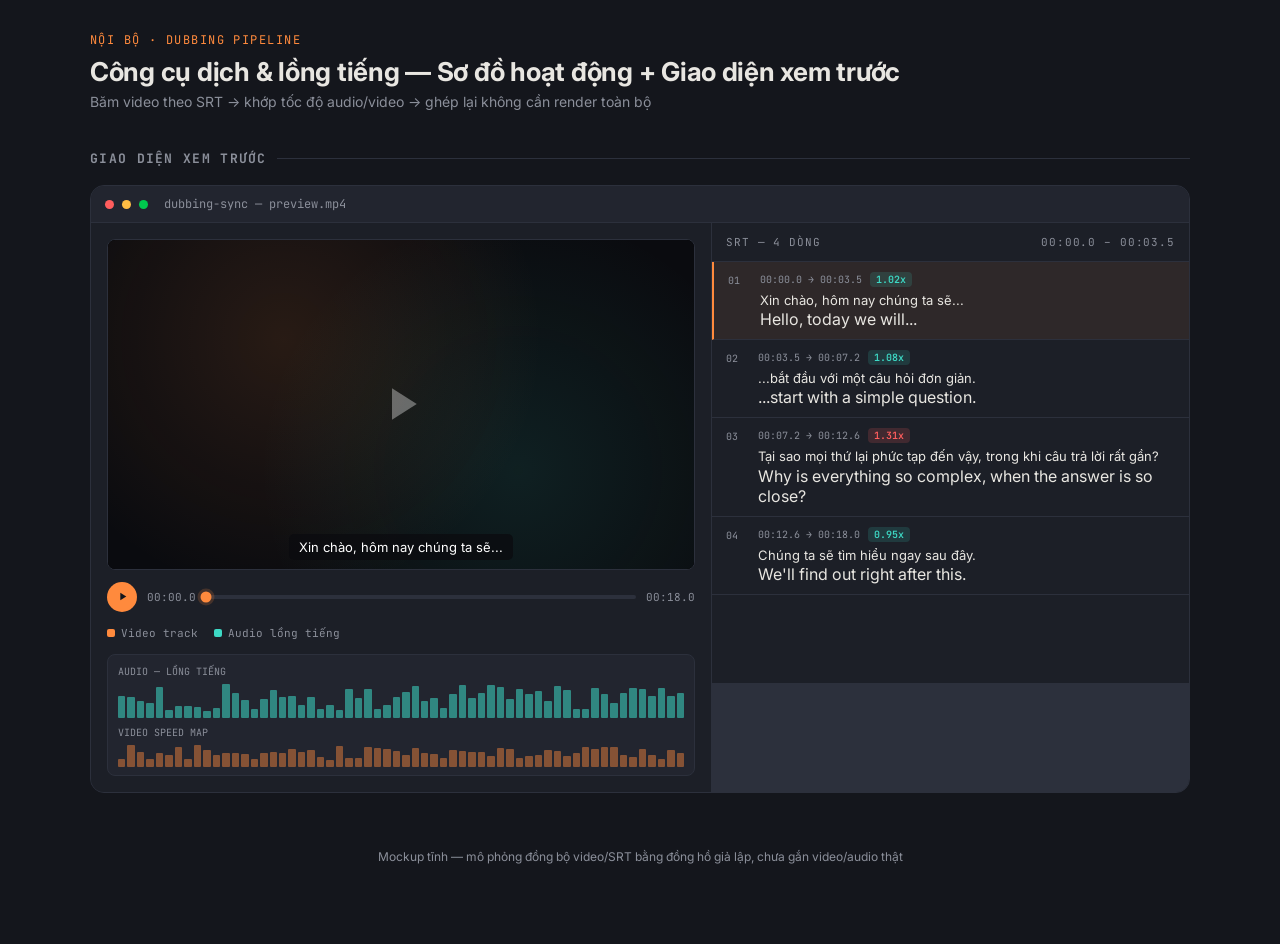
<file: dubbing-tool-mockup.html>
<!DOCTYPE html>
<html lang="vi">
<head>
<meta charset="UTF-8">
<meta name="viewport" content="width=device-width, initial-scale=1.0">
<title>Sơ đồ & Giao diện — Dubbing Sync Tool</title>
<style>
  @import url('https://fonts.googleapis.com/css2?family=Inter:wght@400;500;600;700&family=JetBrains+Mono:wght@400;500;600&display=swap');

  :root{
    --bg: #14161C;
    --panel: #1C1F27;
    --panel-2: #22252F;
    --line: #2C303C;
    --text: #E8E6E1;
    --muted: #8B8F9A;
    --amber: #FF8A3D;
    --teal: #3DD9C5;
    --red: #FF5D5D;
  }
  *{box-sizing:border-box; margin:0; padding:0;}
  body{
    background: var(--bg);
    color: var(--text);
    font-family: 'Inter', sans-serif;
    padding: 32px 20px 80px;
    -webkit-font-smoothing: antialiased;
  }
  .wrap{ max-width: 1100px; margin: 0 auto; }

  header{ margin-bottom: 40px; }
  .eyebrow{
    font-family: 'JetBrains Mono', monospace;
    font-size: 12px;
    letter-spacing: 0.12em;
    color: var(--amber);
    text-transform: uppercase;
    margin-bottom: 8px;
  }
  h1{ font-size: 26px; font-weight: 700; letter-spacing: -0.01em; }
  .sub{ color: var(--muted); font-size: 14px; margin-top: 6px; }

  /* ===== FLOW DIAGRAM ===== */
  section{ margin-bottom: 56px; }
  h2{
    font-size: 13px;
    font-family: 'JetBrains Mono', monospace;
    letter-spacing: 0.1em;
    text-transform: uppercase;
    color: var(--muted);
    margin-bottom: 18px;
    display: flex; align-items: center; gap: 10px;
  }
  h2::after{ content:''; flex:1; height:1px; background: var(--line); }

  .flow{
    display: flex;
    align-items: stretch;
    gap: 0;
    overflow-x: auto;
    padding-bottom: 8px;
  }
  .fstep{
    background: var(--panel);
    border: 1px solid var(--line);
    border-radius: 10px;
    padding: 16px 18px;
    min-width: 168px;
    flex-shrink: 0;
    position: relative;
  }
  .fstep .n{
    font-family: 'JetBrains Mono', monospace;
    font-size: 11px;
    color: var(--amber);
    margin-bottom: 8px;
  }
  .fstep .t{ font-size: 14px; font-weight: 600; margin-bottom: 4px; }
  .fstep .d{ font-size: 12px; color: var(--muted); line-height: 1.4; }
  .fstep.branch{ border-color: var(--teal); }
  .fstep.branch .n{ color: var(--teal); }
  .arrow{
    display:flex; align-items:center; justify-content:center;
    min-width: 32px; color: var(--line); font-size: 18px;
  }
  .branch-group{
    display:flex; flex-direction:column; gap:8px; justify-content:center; min-width: 176px;
  }

  /* ===== MOCKUP ===== */
  .app{
    background: var(--panel);
    border: 1px solid var(--line);
    border-radius: 14px;
    overflow: hidden;
  }
  .app-bar{
    display:flex; align-items:center; gap:8px;
    padding: 10px 14px;
    border-bottom: 1px solid var(--line);
    background: var(--panel-2);
  }
  .dot{ width:9px; height:9px; border-radius:50%; }
  .app-title{
    margin-left: 8px;
    font-family: 'JetBrains Mono', monospace;
    font-size: 12px;
    color: var(--muted);
  }

  .layout{
    display: grid;
    grid-template-columns: 1.3fr 1fr;
    gap: 1px;
    background: var(--line);
  }
  @media (max-width: 720px){
    .layout{ grid-template-columns: 1fr; }
  }

  /* VIDEO PANE */
  .video-pane{ background: var(--panel); padding: 16px; }
  .screen{
    background: #000;
    aspect-ratio: 16/9;
    border-radius: 8px;
    position: relative;
    overflow: hidden;
    border: 1px solid var(--line);
  }
  .screen .placeholder{
    position:absolute; inset:0;
    background:
      radial-gradient(circle at 30% 30%, rgba(255,138,61,0.12), transparent 55%),
      radial-gradient(circle at 70% 70%, rgba(61,217,197,0.10), transparent 55%),
      #0A0B0F;
    display:flex; align-items:center; justify-content:center;
  }
  .screen .placeholder svg{ opacity: 0.35; width: 54px; height: 54px; }
  .screen .caption{
    position:absolute; bottom: 14px; left: 0; right:0;
    text-align:center;
    font-size: 13px;
    padding: 0 20px;
  }
  .screen .caption span{
    background: rgba(10,11,15,0.72);
    padding: 5px 10px;
    border-radius: 5px;
    color: #fff;
  }
  .transport{
    display:flex; align-items:center; gap:10px;
    margin-top: 12px;
  }
  .tbar{
    flex:1; height: 4px; background: var(--line); border-radius:2px; position:relative; cursor:pointer;
  }
  .tbar .fill{ position:absolute; left:0; top:0; bottom:0; background: var(--amber); border-radius:2px; width:0%; }
  .tbar .knob{
    position:absolute; top:50%; width:11px; height:11px; background: var(--amber);
    border-radius:50%; transform: translate(-50%,-50%); left:0%;
    box-shadow: 0 0 0 3px rgba(255,138,61,0.18);
  }
  .tc{
    font-family:'JetBrains Mono', monospace; font-size: 11px; color: var(--muted); white-space:nowrap;
  }
  .playbtn{
    width:30px; height:30px; border-radius:50%; background: var(--amber); border:none;
    display:flex; align-items:center; justify-content:center; cursor:pointer; flex-shrink:0;
  }
  .playbtn svg{ width:13px; height:13px; fill:#14161C; }

  .track-legend{
    display:flex; gap:16px; margin-top: 14px; font-size: 11px; color: var(--muted);
    font-family: 'JetBrains Mono', monospace;
  }
  .track-legend .lg{ display:flex; align-items:center; gap:6px; }
  .track-legend .sw{ width:8px; height:8px; border-radius:2px; }

  /* waveform strip */
  .waveform{
    margin-top: 14px;
    background: var(--panel-2);
    border: 1px solid var(--line);
    border-radius: 8px;
    padding: 10px 10px 8px;
  }
  .waveform .row{ display:flex; align-items:flex-end; gap:2px; height: 34px; }
  .waveform .row span{ flex:1; background: var(--teal); opacity:0.55; border-radius: 1px; }
  .waveform .rowv{ display:flex; align-items:flex-end; gap:2px; height: 22px; margin-top:4px; }
  .waveform .rowv span{ flex:1; background: var(--amber); opacity:0.45; border-radius: 1px; }
  .waveform .lbl{ font-family:'JetBrains Mono', monospace; font-size: 10px; color: var(--muted); margin-bottom:6px; }

  /* SRT PANE */
  .srt-pane{ background: var(--panel); display:flex; flex-direction:column; max-height: 460px; }
  .srt-head{
    padding: 12px 14px; border-bottom: 1px solid var(--line);
    display:flex; align-items:center; justify-content:space-between;
  }
  .srt-head .lbl{ font-family:'JetBrains Mono', monospace; font-size: 11px; color: var(--muted); text-transform:uppercase; letter-spacing:0.08em; }
  .srt-list{ overflow-y:auto; flex:1; }
  .srt-line{
    display:flex; gap:10px;
    padding: 10px 14px;
    border-bottom: 1px solid var(--line);
    cursor: pointer;
    transition: background 0.15s;
  }
  .srt-line:hover{ background: var(--panel-2); }
  .srt-line.active{ background: rgba(255,138,61,0.08); border-left: 2px solid var(--amber); }
  .srt-idx{
    font-family:'JetBrains Mono', monospace; font-size: 10px; color: var(--muted);
    width: 22px; flex-shrink:0; padding-top:2px;
  }
  .srt-body{ flex:1; min-width:0; }
  .srt-time{
    font-family:'JetBrains Mono', monospace; font-size: 10px; color: var(--muted);
    display:flex; align-items:center; gap:8px; margin-bottom:4px;
  }
  .ratio{
    font-family:'JetBrains Mono', monospace; font-size: 10px;
    padding: 1px 6px; border-radius: 4px; font-weight:600;
  }
  .ratio.ok{ background: rgba(61,217,197,0.14); color: var(--teal); }
  .ratio.warn{ background: rgba(255,138,61,0.16); color: var(--amber); }
  .ratio.bad{ background: rgba(255,93,93,0.16); color: var(--red); }
  .srt-text{ font-size: 13px; line-height: 1.4; }
  .srt-text .orig{ color: var(--muted); font-size: 12px; margin-top:2px; }

  footer{ margin-top: 40px; font-size: 12px; color: var(--muted); text-align:center; }
</style>
</head>
<body>
<div class="wrap">

  <header>
    <div class="eyebrow">Nội bộ · Dubbing pipeline</div>
    <h1>Công cụ dịch & lồng tiếng — Sơ đồ hoạt động + Giao diện xem trước</h1>
    <div class="sub">Băm video theo SRT → khớp tốc độ audio/video → ghép lại không cần render toàn bộ</div>
  </header>


  <section>
    <h2>Giao diện xem trước</h2>
    <div class="app">
      <div class="app-bar">
        <div class="dot" style="background:#FF5D5D"></div>
        <div class="dot" style="background:#FFBD44"></div>
        <div class="dot" style="background:#00CA4E"></div>
        <div class="app-title">dubbing-sync — preview.mp4</div>
      </div>

      <div class="layout">
        <div class="video-pane">
          <div class="screen">
            <div class="placeholder">
              <svg viewBox="0 0 24 24" fill="#fff"><path d="M8 5v14l11-7z"/></svg>
            </div>
            <div class="caption" id="captionBox"><span id="captionText">Xin chào, hôm nay chúng ta sẽ...</span></div>
          </div>

          <div class="transport">
            <button class="playbtn" id="playBtn">
              <svg id="playIcon" viewBox="0 0 24 24"><path d="M8 5v14l11-7z"/></svg>
            </button>
            <span class="tc" id="curTime">00:00.0</span>
            <div class="tbar" id="tbar">
              <div class="fill" id="tbarFill"></div>
              <div class="knob" id="tbarKnob"></div>
            </div>
            <span class="tc">00:18.0</span>
          </div>

          <div class="track-legend">
            <div class="lg"><span class="sw" style="background:var(--amber)"></span> Video track</div>
            <div class="lg"><span class="sw" style="background:var(--teal)"></span> Audio lồng tiếng</div>
          </div>

          <div class="waveform">
            <div class="lbl">AUDIO — LỒNG TIẾNG</div>
            <div class="row" id="waveA"></div>
            <div class="lbl" style="margin-top:8px">VIDEO SPEED MAP</div>
            <div class="rowv" id="waveV"></div>
          </div>
        </div>

        <div class="srt-pane">
          <div class="srt-head">
            <span class="lbl">SRT — 4 dòng</span>
            <span class="lbl" id="rangeIndicator">00:00 – 00:18</span>
          </div>
          <div class="srt-list" id="srtList"></div>
        </div>
      </div>
    </div>
  </section>

  <footer>Mockup tĩnh — mô phỏng đồng bộ video/SRT bằng đồng hồ giả lập, chưa gắn video/audio thật</footer>
</div>

<script>
const lines = [
  { idx:1, start:0,  end:3.5, dub:"Xin chào, hôm nay chúng ta sẽ...", orig:"Hello, today we will...", ratio:1.02 },
  { idx:2, start:3.5, end:7.2, dub:"...bắt đầu với một câu hỏi đơn giản.", orig:"...start with a simple question.", ratio:1.08 },
  { idx:3, start:7.2, end:12.6, dub:"Tại sao mọi thứ lại phức tạp đến vậy, trong khi câu trả lời rất gần?", orig:"Why is everything so complex, when the answer is so close?", ratio:1.31 },
  { idx:4, start:12.6, end:18.0, dub:"Chúng ta sẽ tìm hiểu ngay sau đây.", orig:"We'll find out right after this.", ratio:0.95 },
];
const total = 18.0;

function ratioClass(r){
  if(r <= 1.15) return 'ok';
  if(r <= 1.30) return 'warn';
  return 'bad';
}

const srtList = document.getElementById('srtList');
lines.forEach(l=>{
  const div = document.createElement('div');
  div.className = 'srt-line';
  div.dataset.idx = l.idx;
  div.innerHTML = `
    <div class="srt-idx">${String(l.idx).padStart(2,'0')}</div>
    <div class="srt-body">
      <div class="srt-time">
        <span>${fmt(l.start)} → ${fmt(l.end)}</span>
        <span class="ratio ${ratioClass(l.ratio)}">${l.ratio.toFixed(2)}x</span>
      </div>
      <div class="srt-text">${l.dub}</div>
      <div class="orig">${l.orig}</div>
    </div>
  `;
  div.addEventListener('click', ()=>{ setTime(l.start + 0.1); });
  srtList.appendChild(div);
});

function fmt(t){
  const m = Math.floor(t/60);
  const s = (t%60).toFixed(1);
  return `${String(m).padStart(2,'0')}:${s.padStart(4,'0')}`;
}

// fake waveform bars
function buildBars(id, count, min, max){
  const row = document.getElementById(id);
  for(let i=0;i<count;i++){
    const b = document.createElement('span');
    b.style.height = (min + Math.random()*(max-min)) + '%';
    row.appendChild(b);
  }
}
buildBars('waveA', 60, 20, 100);
buildBars('waveV', 60, 30, 100);

let curT = 0;
let playing = false;
let timer = null;

function setTime(t){
  curT = Math.max(0, Math.min(total, t));
  render();
}

function render(){
  const pct = (curT/total)*100;
  document.getElementById('tbarFill').style.width = pct + '%';
  document.getElementById('tbarKnob').style.left = pct + '%';
  document.getElementById('curTime').textContent = fmt(curT);

  const active = lines.find(l => curT >= l.start && curT < l.end) || lines[lines.length-1];
  document.getElementById('captionText').textContent = active.dub;
  document.getElementById('rangeIndicator').textContent = `${fmt(active.start)} – ${fmt(active.end)}`;

  document.querySelectorAll('.srt-line').forEach(el=>{
    el.classList.toggle('active', Number(el.dataset.idx) === active.idx);
  });
}

document.getElementById('tbar').addEventListener('click', (e)=>{
  const rect = e.currentTarget.getBoundingClientRect();
  const pct = (e.clientX - rect.left) / rect.width;
  setTime(pct * total);
});

document.getElementById('playBtn').addEventListener('click', ()=>{
  playing = !playing;
  const icon = document.getElementById('playIcon');
  icon.innerHTML = playing
    ? '<path d="M6 5h4v14H6zM14 5h4v14h-4z"/>'
    : '<path d="M8 5v14l11-7z"/>';
  if(playing){
    timer = setInterval(()=>{
      curT += 0.1;
      if(curT >= total){ curT = 0; }
      render();
    }, 100);
  } else {
    clearInterval(timer);
  }
});

render();
</script>
</body>
</html>
</file>
